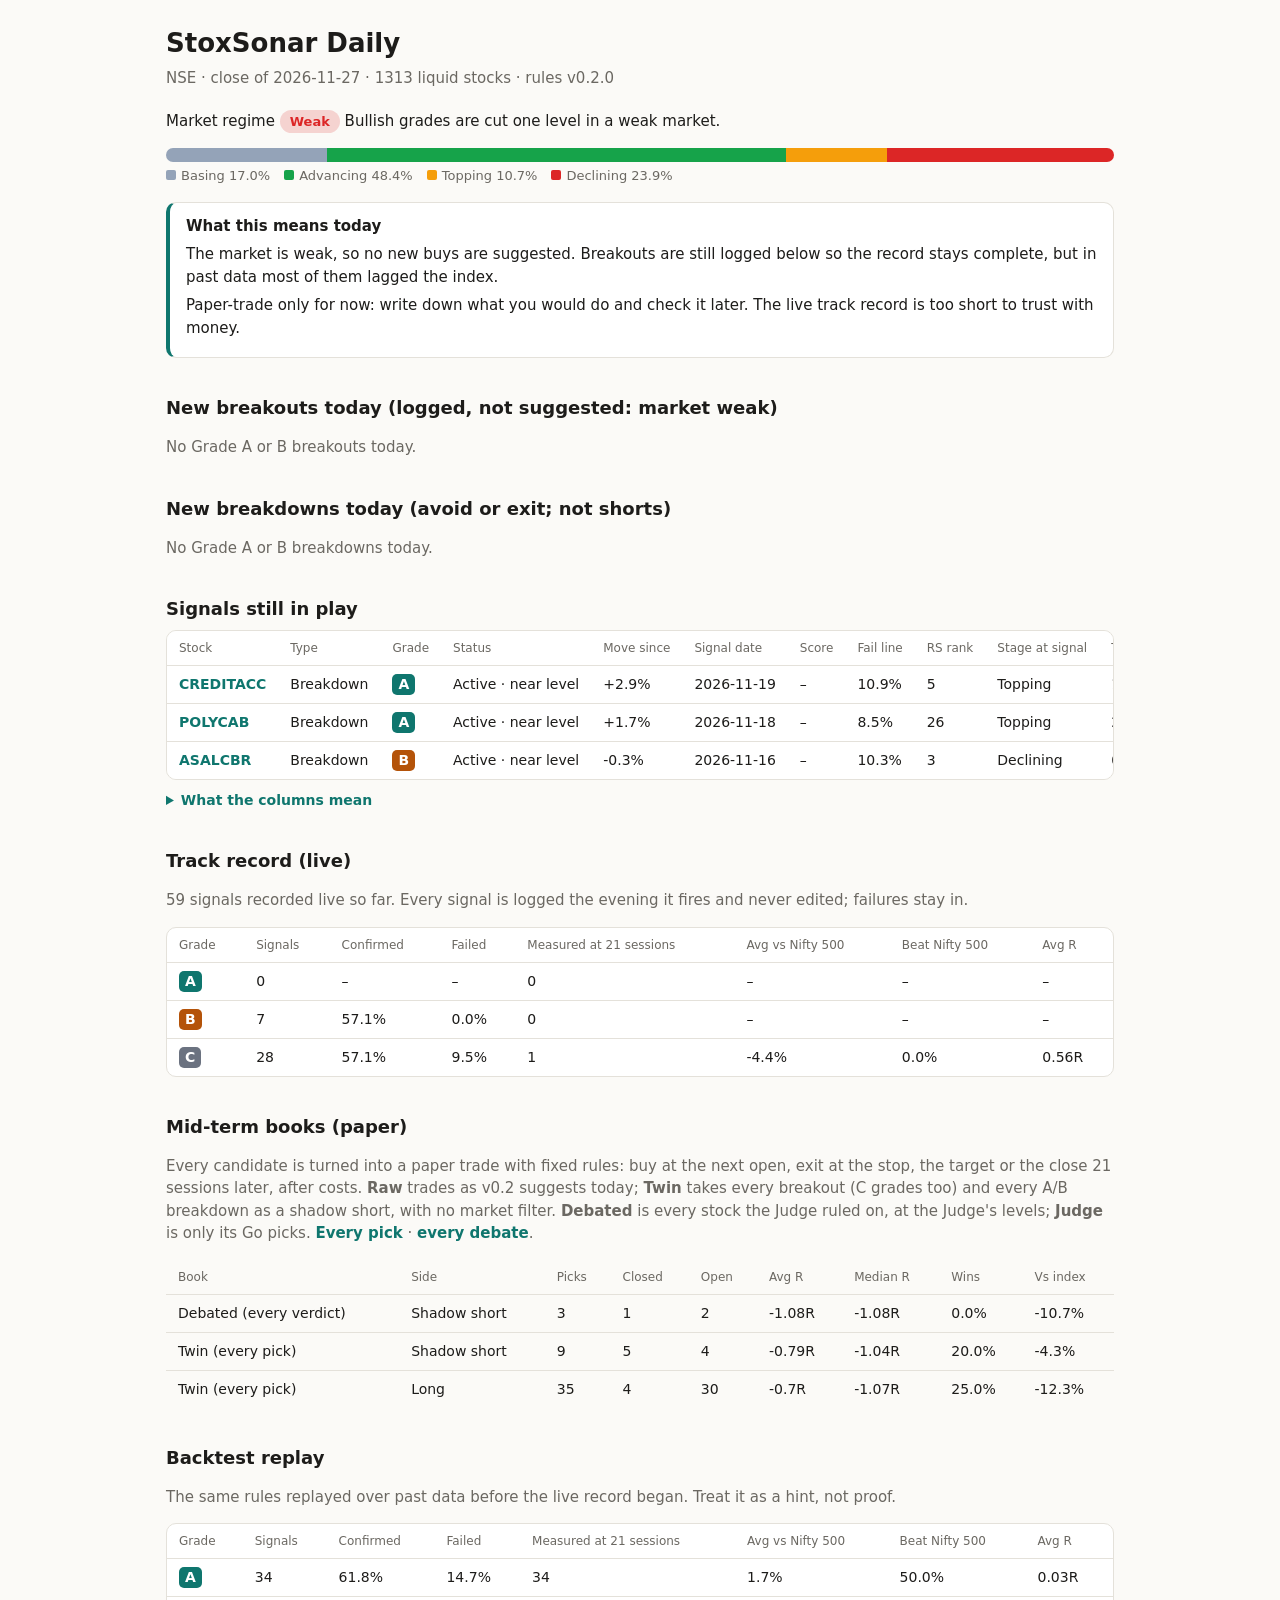
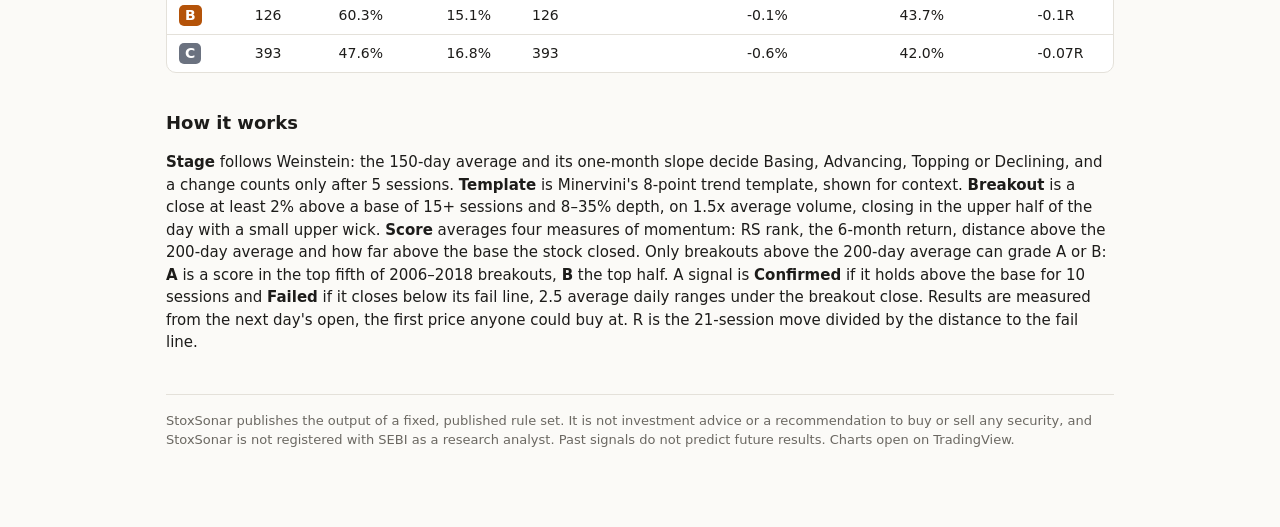
<file: site/index.html>
<!doctype html><html lang="en"><head><meta charset="utf-8">
<meta name="viewport" content="width=device-width,initial-scale=1">
<title>StoxSonar Daily</title><meta name="description" content="Daily Weinstein stage and graded breakout screen for NSE stocks, with every past signal's outcome.">
<style>
:root{--bg:#fbfaf7;--fg:#1d1c1a;--mute:#6b6862;--line:#e4e1da;--card:#fff;--accent:#0f766e;
--a:#0f766e;--b:#b45309;--c:#6b7280;--w:#b91c1c;--s1:#94a3b8;--s2:#16a34a;--s3:#f59e0b;--s4:#dc2626}
@media (prefers-color-scheme:dark){:root:not([data-theme=light]){--bg:#141413;--fg:#ecebe7;--mute:#a19e97;
--line:#2c2b29;--card:#1c1c1a;--accent:#2dd4bf;--a:#2dd4bf;--b:#fbbf24;--c:#9ca3af;--w:#f87171}}
*{box-sizing:border-box}body{margin:0;background:var(--bg);color:var(--fg);
font:15px/1.5 system-ui,-apple-system,"Segoe UI",sans-serif}
main{max-width:980px;margin:0 auto;padding:24px 16px 64px}
h1{font-size:26px;margin:0}h2{font-size:18px;margin:36px 0 8px}
.sub{color:var(--mute);margin:4px 0 20px}
.pill{display:inline-block;padding:2px 10px;border-radius:99px;font-weight:600;font-size:13px}
.Healthy{background:color-mix(in srgb,var(--s2) 18%,transparent);color:var(--s2)}
.Weak{background:color-mix(in srgb,var(--s4) 18%,transparent);color:var(--s4)}
.bar{display:flex;height:14px;border-radius:7px;overflow:hidden;margin:10px 0 4px}
.bar span{display:block}.legend{display:flex;flex-wrap:wrap;gap:14px;color:var(--mute);font-size:13px}
.legend i{display:inline-block;width:10px;height:10px;border-radius:2px;margin-right:5px}
.scroll{overflow-x:auto;border:1px solid var(--line);border-radius:10px;background:var(--card)}
table{border-collapse:collapse;width:100%;font-size:14px;white-space:nowrap}
th,td{text-align:left;padding:8px 12px;border-bottom:1px solid var(--line)}
th{color:var(--mute);font-weight:500;font-size:12px}tr:last-child td{border-bottom:0}
a{color:var(--accent);text-decoration:none;font-weight:600}
.g{display:inline-block;min-width:22px;text-align:center;border-radius:5px;font-weight:700;color:#fff;padding:0 6px}
.gA{background:var(--a)}.gB{background:var(--b)}.gC{background:var(--c)}.gW{background:var(--w)}
.today{background:var(--card);border:1px solid var(--line);border-left:4px solid var(--accent);
border-radius:10px;padding:12px 16px;margin:16px 0}.today p{margin:6px 0}
.help{margin:10px 0;color:var(--mute);font-size:14px}.help summary{cursor:pointer;color:var(--accent);font-weight:600}
.help dt{font-weight:600;color:var(--fg);margin-top:8px}.help dd{margin:2px 0 0}
.empty,.note{color:var(--mute)}.foot{margin-top:40px;color:var(--mute);font-size:13px;border-top:1px solid var(--line);padding-top:16px}
</style></head><body><main>
<h1>StoxSonar Daily</h1>
<p class="sub">NSE · close of 2026-11-27 · 1313 liquid stocks · rules v0.2.0</p>
<p>Market regime <span class="pill Weak">Weak</span>
 Bullish grades are cut one level in a weak market.</p>
<div class="bar"><span style="width:17.0%;background:var(--s1)" title="Basing 17.0%"></span><span style="width:48.4%;background:var(--s2)" title="Advancing 48.4%"></span><span style="width:10.7%;background:var(--s3)" title="Topping 10.7%"></span><span style="width:23.9%;background:var(--s4)" title="Declining 23.9%"></span></div><div class="legend"><span><i style="background:var(--s1)"></i>Basing 17.0%</span><span><i style="background:var(--s2)"></i>Advancing 48.4%</span><span><i style="background:var(--s3)"></i>Topping 10.7%</span><span><i style="background:var(--s4)"></i>Declining 23.9%</span></div>
<div class="today"><b>What this means today</b><p>The market is weak, so no new buys are suggested. Breakouts are still logged below so the record stays complete, but in past data most of them lagged the index.</p><p>Paper-trade only for now: write down what you would do and check it later. The live track record is too short to trust with money.</p></div>

<h2>New breakouts today (logged, not suggested: market weak)</h2>
<p class="empty">No Grade A or B breakouts today.</p>

<h2>New breakdowns today (avoid or exit; not shorts)</h2>
<p class="empty">No Grade A or B breakdowns today.</p>

<h2>Signals still in play</h2>
<div class="scroll"><table><tr><th title="">Stock</th><th title="Breakout: the price just rose out of a sideways range. Breakdown: it just fell out of one. A breakdown is a warning to avoid or exit the stock, not a tip to short it.">Type</th><th title="How strong the stock&#x27;s momentum was at the breakout, by its score. A is the top fifth of past breakouts, B the top half. C and below are not shown. In a Weak market every buy grade is cut one level, and no buys are suggested at all.">Grade</th><th title="Active: still near the breakout level, where you risk the least if you are wrong. Extended: already more than 5% above it, so buying now means chasing. Confirmed: held above the level for 10 days. Failed: closed beyond its fail line. Faded: dipped below and never recovered or failed.">Status</th><th title="How much the stock has moved since the signal day&#x27;s close.">Move since</th><th title="The trading day the signal fired, after that day&#x27;s close.">Signal date</th><th title="Average of four momentum measures: RS rank, 6-month return, distance above the 200-day average and how far above the base it closed. 0 is a typical past breakout.">Score</th><th title="Same level as the stop: a close beyond it marks the signal Failed.">Fail line</th><th title="Relative strength: how this stock moved over the past year compared with all others, 1 to 99. 90 means it beat 90% of NSE stocks.">RS rank</th><th title="The stock&#x27;s trend when the signal fired. Advancing (Stage 2) is the uptrend breakouts should come from. Basing is flat after a fall, Topping is flat after a rise, Declining is a downtrend.">Stage at signal</th><th title="How many of 8 trend checks pass (averages in the right order, near the 52-week high, stronger than most stocks). 8/8 is a clean uptrend.">Template</th><th title="Shares traded on the signal day compared with a normal day. 2x or more shows real buying.">Volume</th><th title="The sideways range it broke out of: how many trading days it lasted and how deep it was from top to bottom.">Base</th></tr><tr><td><a href="https://www.tradingview.com/chart/?symbol=NSE:CREDITACC" rel="noopener">CREDITACC</a></td><td>Breakdown</td><td><span class="g gA">A</span></td><td>Active · near level</td><td>+2.9%</td><td>2026-11-19</td><td>–</td><td>10.9%</td><td>5</td><td>Topping</td><td>1/8</td><td>4.3x avg</td><td>17 sessions, 15.8% deep</td></tr><tr><td><a href="https://www.tradingview.com/chart/?symbol=NSE:POLYCAB" rel="noopener">POLYCAB</a></td><td>Breakdown</td><td><span class="g gA">A</span></td><td>Active · near level</td><td>+1.7%</td><td>2026-11-18</td><td>–</td><td>8.5%</td><td>26</td><td>Topping</td><td>2/8</td><td>2.0x avg</td><td>17 sessions, 12.3% deep</td></tr><tr><td><a href="https://www.tradingview.com/chart/?symbol=NSE:ASALCBR" rel="noopener">ASALCBR</a></td><td>Breakdown</td><td><span class="g gB">B</span></td><td>Active · near level</td><td>-0.3%</td><td>2026-11-16</td><td>–</td><td>10.3%</td><td>3</td><td>Declining</td><td>0/8</td><td>4.7x avg</td><td>15 sessions, 14.0% deep</td></tr></table></div>
<details class="help"><summary>What the columns mean</summary><dl><dt>Type</dt><dd>Breakout: the price just rose out of a sideways range. Breakdown: it just fell out of one. A breakdown is a warning to avoid or exit the stock, not a tip to short it.</dd><dt>Grade</dt><dd>How strong the stock&#x27;s momentum was at the breakout, by its score. A is the top fifth of past breakouts, B the top half. C and below are not shown. In a Weak market every buy grade is cut one level, and no buys are suggested at all.</dd><dt>Score</dt><dd>Average of four momentum measures: RS rank, 6-month return, distance above the 200-day average and how far above the base it closed. 0 is a typical past breakout.</dd><dt>Buy</dt><dd>How many shares risk 0.5% of Rs 100,000 if the stop is hit. Buy at the next open, and skip it if the open is above the limit shown (1 ATR above the close).</dd><dt>Stop</dt><dd>Sell if it closes below this, measured from the signal close: 2.5 average daily ranges.</dd><dt>Sell by</dt><dd>Time exit: sell at the close 21 trading days after the signal (approximate; exchange holidays move it later).</dd><dt>Fail line</dt><dd>Same level as the stop: a close beyond it marks the signal Failed.</dd><dt>Stage at signal</dt><dd>The stock&#x27;s trend when the signal fired. Advancing (Stage 2) is the uptrend breakouts should come from. Basing is flat after a fall, Topping is flat after a rise, Declining is a downtrend.</dd><dt>Template</dt><dd>How many of 8 trend checks pass (averages in the right order, near the 52-week high, stronger than most stocks). 8/8 is a clean uptrend.</dd><dt>RS rank</dt><dd>Relative strength: how this stock moved over the past year compared with all others, 1 to 99. 90 means it beat 90% of NSE stocks.</dd><dt>Base</dt><dd>The sideways range it broke out of: how many trading days it lasted and how deep it was from top to bottom.</dd><dt>Volume</dt><dd>Shares traded on the signal day compared with a normal day. 2x or more shows real buying.</dd><dt>Signal date</dt><dd>The trading day the signal fired, after that day&#x27;s close.</dd><dt>Status</dt><dd>Active: still near the breakout level, where you risk the least if you are wrong. Extended: already more than 5% above it, so buying now means chasing. Confirmed: held above the level for 10 days. Failed: closed beyond its fail line. Faded: dipped below and never recovered or failed.</dd><dt>Move since</dt><dd>How much the stock has moved since the signal day&#x27;s close.</dd></dl></details>

<h2>Track record (live)</h2>
<p class="note">59 signals recorded live so far. Every signal is logged the evening it fires and never edited; failures stay in.</p><div class="scroll"><table><tr><th>Grade</th><th>Signals</th><th>Confirmed</th><th>Failed</th><th>Measured at 21 sessions</th><th>Avg vs Nifty 500</th><th>Beat Nifty 500</th><th>Avg R</th></tr><tr><td><span class="g gA">A</span></td><td>0</td><td>–</td><td>–</td><td>0</td><td>–</td><td>–</td><td>–</td></tr><tr><td><span class="g gB">B</span></td><td>7</td><td>57.1%</td><td>0.0%</td><td>0</td><td>–</td><td>–</td><td>–</td></tr><tr><td><span class="g gC">C</span></td><td>28</td><td>57.1%</td><td>9.5%</td><td>1</td><td>-4.4%</td><td>0.0%</td><td>0.56R</td></tr></table></div>

<h2>Mid-term books (paper)</h2><p class="note">Every candidate is turned into a paper trade with fixed rules: buy at the next open, exit at the stop, the target or the close 21 sessions later, after costs. <b>Raw</b> trades as v0.2 suggests today; <b>Twin</b> takes every breakout (C grades too) and every A/B breakdown as a shadow short, with no market filter. <b>Debated</b> is every stock the Judge ruled on, at the Judge's levels; <b>Judge</b> is only its Go picks. <a href="books.csv">Every pick</a> · <a href="debates.html">every debate</a>.</p><table><thead><tr><th>Book</th><th>Side</th><th>Picks</th><th>Closed</th><th>Open</th><th>Avg R</th><th>Median R</th><th>Wins</th><th>Vs index</th></tr></thead><tbody><tr><td>Debated (every verdict)</td><td>Shadow short</td><td>3</td><td>1</td><td>2</td><td>-1.08R</td><td>-1.08R</td><td>0.0%</td><td>-10.7%</td></tr><tr><td>Twin (every pick)</td><td>Shadow short</td><td>9</td><td>5</td><td>4</td><td>-0.79R</td><td>-1.04R</td><td>20.0%</td><td>-4.3%</td></tr><tr><td>Twin (every pick)</td><td>Long</td><td>35</td><td>4</td><td>30</td><td>-0.7R</td><td>-1.07R</td><td>25.0%</td><td>-12.3%</td></tr></tbody></table>

<h2>Backtest replay</h2>
<p class="note">The same rules replayed over past data before the live record began. Treat it as a hint, not proof.</p><div class="scroll"><table><tr><th>Grade</th><th>Signals</th><th>Confirmed</th><th>Failed</th><th>Measured at 21 sessions</th><th>Avg vs Nifty 500</th><th>Beat Nifty 500</th><th>Avg R</th></tr><tr><td><span class="g gA">A</span></td><td>34</td><td>61.8%</td><td>14.7%</td><td>34</td><td>1.7%</td><td>50.0%</td><td>0.03R</td></tr><tr><td><span class="g gB">B</span></td><td>126</td><td>60.3%</td><td>15.1%</td><td>126</td><td>-0.1%</td><td>43.7%</td><td>-0.1R</td></tr><tr><td><span class="g gC">C</span></td><td>393</td><td>47.6%</td><td>16.8%</td><td>393</td><td>-0.6%</td><td>42.0%</td><td>-0.07R</td></tr></table></div>

<h2>How it works</h2>
<p><b>Stage</b> follows Weinstein: the 150-day average and its one-month slope decide Basing, Advancing,
Topping or Declining, and a change counts only after 5 sessions. <b>Template</b> is Minervini's 8-point
trend template, shown for context. <b>Breakout</b> is a close at least 2% above a base of 15+ sessions
and 8–35% depth, on 1.5x average volume, closing in the upper half of the day with a small upper wick.
<b>Score</b> averages four measures of momentum: RS rank, the 6-month return, distance above the
200-day average and how far above the base the stock closed. Only breakouts above the 200-day average
can grade A or B: <b>A</b> is a score in the top fifth of 2006–2018 breakouts, <b>B</b> the top half.
A signal is <b>Confirmed</b> if it holds above the base for 10 sessions and <b>Failed</b> if it closes
below its fail line, 2.5 average daily ranges under the breakout close. Results are measured from the
next day's open, the first price anyone could buy at. R is the 21-session move divided by the distance
to the fail line.</p>
<p class="foot">StoxSonar publishes the output of a fixed, published rule set. It is not investment advice or a recommendation to buy or sell any security, and StoxSonar is not registered with SEBI as a research analyst. Past signals do not predict future results. Charts open on TradingView.</p>
</main></body></html>
</file>
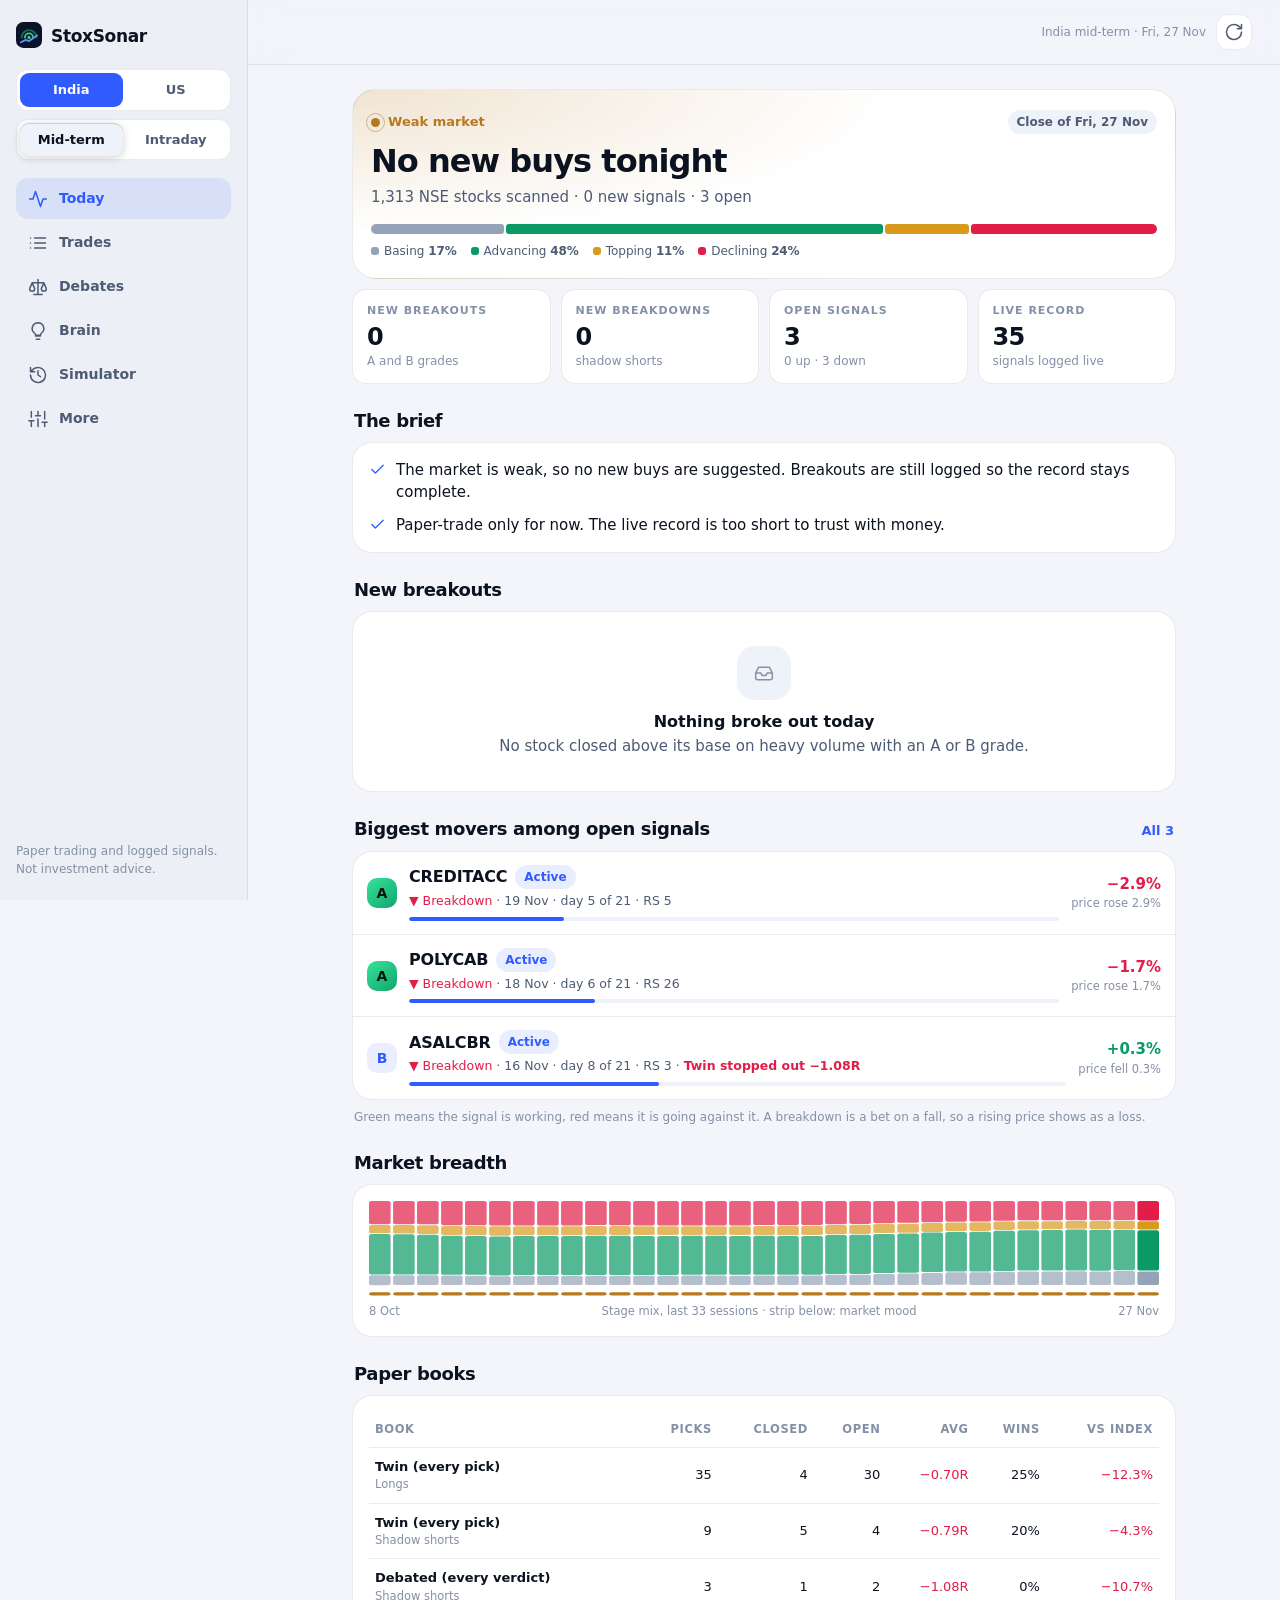
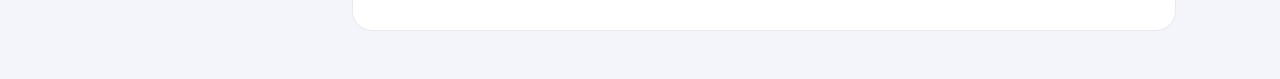
<file: site/app/index.html>
<!doctype html>
<html lang="en">
<head>
<meta charset="utf-8">
<meta name="viewport" content="width=device-width, initial-scale=1, viewport-fit=cover">
<title>StoxSonar</title>
<meta name="theme-color" content="#05080f">
<meta name="apple-mobile-web-app-capable" content="yes">
<meta name="mobile-web-app-capable" content="yes">
<meta name="apple-mobile-web-app-status-bar-style" content="black-translucent">
<meta name="apple-mobile-web-app-title" content="StoxSonar">
<link rel="manifest" href="manifest.webmanifest">
<link rel="apple-touch-icon" href="apple-touch-icon.png">
<link rel="icon" href="icon-192.png">
<link rel="stylesheet" href="app.css">
</head>
<body>
<div class="app" id="app">
  <aside class="side" aria-label="Navigation">
    <div class="brand"><span class="brand-mark"></span>StoxSonar</div>
    <div class="segs" id="segs-side"></div>
    <nav id="sidenav"></nav>
    <div class="bottom">Paper trading and logged signals. Not investment advice.</div>
  </aside>
  <div class="main">
    <header class="topbar">
      <div class="r1"><div class="brand"><span class="brand-mark"></span>StoxSonar</div>
        <div class="asof" id="asof"></div>
        <button class="icon-btn" id="refresh" data-act="refresh" aria-label="Refresh"><svg class="ico" viewBox="0 0 24 24"><path d="M21 12a9 9 0 1 1-3-6.7L21 8M21 3v5h-5"/></svg></button></div>
      <div class="r2" id="segs-top"></div>
    </header>
    <main class="content" id="view" aria-live="polite"><div class="card muted">Loading…</div></main>
  </div>
  <aside class="sheet" id="sheet" aria-hidden="true" aria-label="Details">
    <div class="grab"></div><div class="head" id="sheet-head"></div><div class="body" id="sheet-body"></div>
  </aside>
</div>
<div class="scrim" id="scrim"></div>
<nav class="tabbar" id="tabbar" aria-label="Sections"></nav>
<script type="module" src="js/main.js"></script>
</body>
</html>
</file>
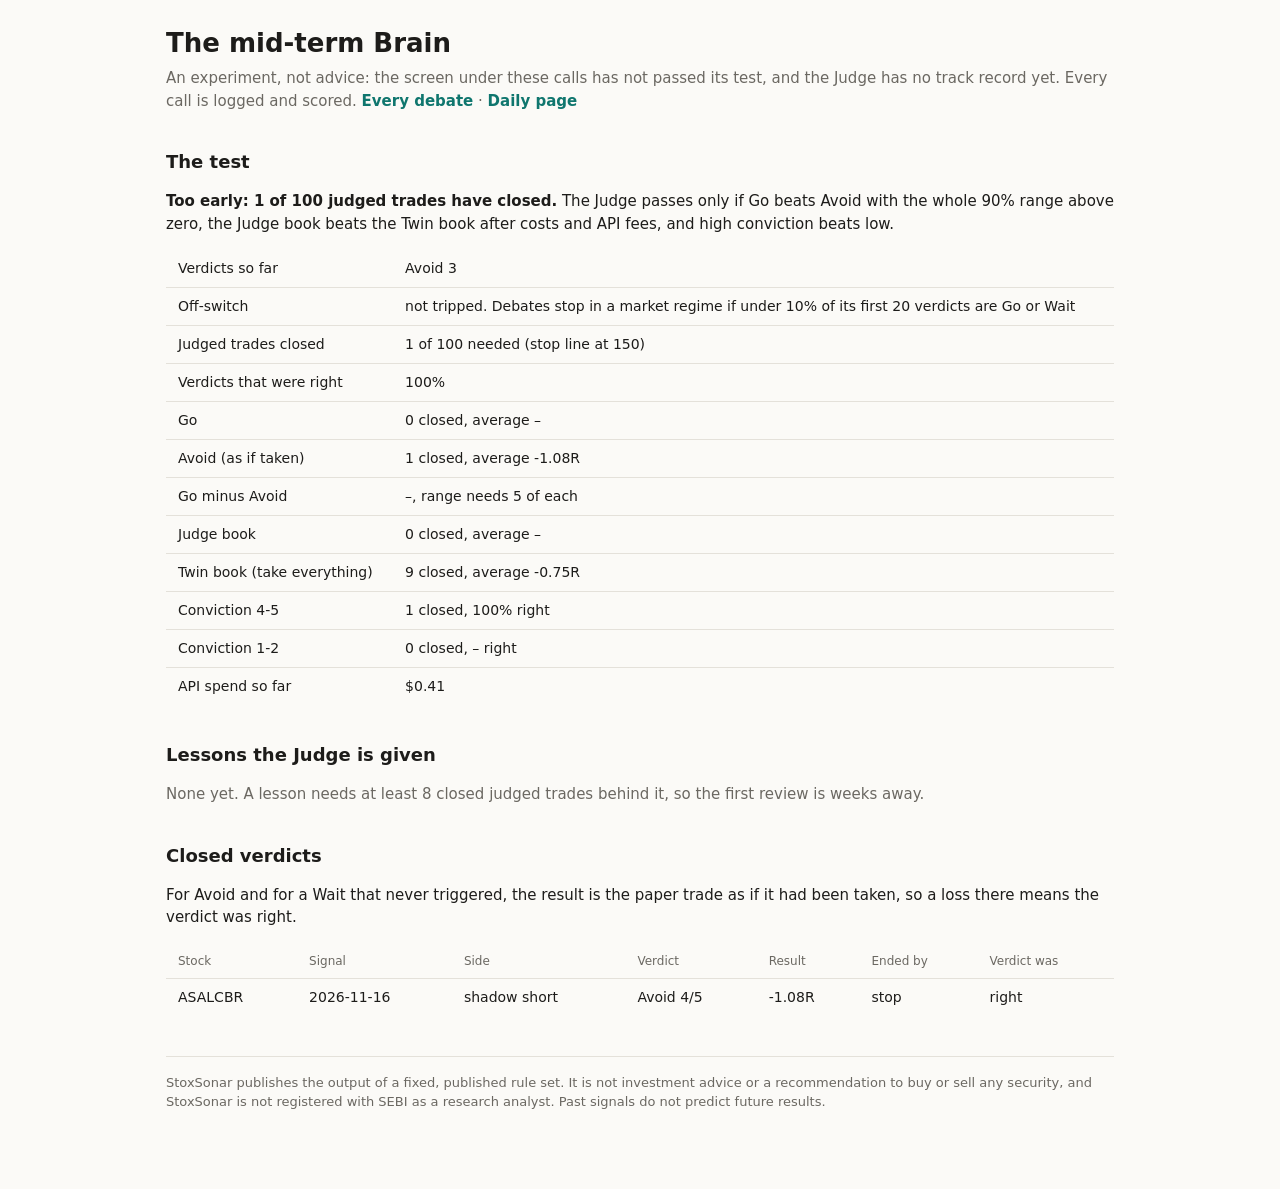
<file: site/brain.html>
<!doctype html><html lang="en"><head><meta charset="utf-8"><meta name="viewport" content="width=device-width,initial-scale=1"><title>StoxSonar Brain</title><style>
:root{--bg:#fbfaf7;--fg:#1d1c1a;--mute:#6b6862;--line:#e4e1da;--card:#fff;--accent:#0f766e;
--a:#0f766e;--b:#b45309;--c:#6b7280;--w:#b91c1c;--s1:#94a3b8;--s2:#16a34a;--s3:#f59e0b;--s4:#dc2626}
@media (prefers-color-scheme:dark){:root:not([data-theme=light]){--bg:#141413;--fg:#ecebe7;--mute:#a19e97;
--line:#2c2b29;--card:#1c1c1a;--accent:#2dd4bf;--a:#2dd4bf;--b:#fbbf24;--c:#9ca3af;--w:#f87171}}
*{box-sizing:border-box}body{margin:0;background:var(--bg);color:var(--fg);
font:15px/1.5 system-ui,-apple-system,"Segoe UI",sans-serif}
main{max-width:980px;margin:0 auto;padding:24px 16px 64px}
h1{font-size:26px;margin:0}h2{font-size:18px;margin:36px 0 8px}
.sub{color:var(--mute);margin:4px 0 20px}
.pill{display:inline-block;padding:2px 10px;border-radius:99px;font-weight:600;font-size:13px}
.Healthy{background:color-mix(in srgb,var(--s2) 18%,transparent);color:var(--s2)}
.Weak{background:color-mix(in srgb,var(--s4) 18%,transparent);color:var(--s4)}
.bar{display:flex;height:14px;border-radius:7px;overflow:hidden;margin:10px 0 4px}
.bar span{display:block}.legend{display:flex;flex-wrap:wrap;gap:14px;color:var(--mute);font-size:13px}
.legend i{display:inline-block;width:10px;height:10px;border-radius:2px;margin-right:5px}
.scroll{overflow-x:auto;border:1px solid var(--line);border-radius:10px;background:var(--card)}
table{border-collapse:collapse;width:100%;font-size:14px;white-space:nowrap}
th,td{text-align:left;padding:8px 12px;border-bottom:1px solid var(--line)}
th{color:var(--mute);font-weight:500;font-size:12px}tr:last-child td{border-bottom:0}
a{color:var(--accent);text-decoration:none;font-weight:600}
.g{display:inline-block;min-width:22px;text-align:center;border-radius:5px;font-weight:700;color:#fff;padding:0 6px}
.gA{background:var(--a)}.gB{background:var(--b)}.gC{background:var(--c)}.gW{background:var(--w)}
.today{background:var(--card);border:1px solid var(--line);border-left:4px solid var(--accent);
border-radius:10px;padding:12px 16px;margin:16px 0}.today p{margin:6px 0}
.help{margin:10px 0;color:var(--mute);font-size:14px}.help summary{cursor:pointer;color:var(--accent);font-weight:600}
.help dt{font-weight:600;color:var(--fg);margin-top:8px}.help dd{margin:2px 0 0}
.empty,.note{color:var(--mute)}.foot{margin-top:40px;color:var(--mute);font-size:13px;border-top:1px solid var(--line);padding-top:16px}
</style></head><body><main><h1>The mid-term Brain</h1><p class="sub">An experiment, not advice: the screen under these calls has not passed its test, and the Judge has no track record yet. Every call is logged and scored. <a href="debates.html">Every debate</a> · <a href="index.html">Daily page</a></p><h2>The test</h2><p><b>Too early: 1 of 100 judged trades have closed.</b> The Judge passes only if Go beats Avoid with the whole 90% range above zero, the Judge book beats the Twin book after costs and API fees, and high conviction beats low.</p><table><tr><td>Verdicts so far</td><td>Avoid 3</td></tr><tr><td>Off-switch</td><td>not tripped. Debates stop in a market regime if under 10% of its first 20 verdicts are Go or Wait</td></tr><tr><td>Judged trades closed</td><td>1 of 100 needed (stop line at 150)</td></tr><tr><td>Verdicts that were right</td><td>100%</td></tr><tr><td>Go</td><td>0 closed, average –</td></tr><tr><td>Avoid (as if taken)</td><td>1 closed, average -1.08R</td></tr><tr><td>Go minus Avoid</td><td>–, range needs 5 of each</td></tr><tr><td>Judge book</td><td>0 closed, average –</td></tr><tr><td>Twin book (take everything)</td><td>9 closed, average -0.75R</td></tr><tr><td>Conviction 4-5</td><td>1 closed, 100% right</td></tr><tr><td>Conviction 1-2</td><td>0 closed, – right</td></tr><tr><td>API spend so far</td><td>$0.41</td></tr></table><h2>Lessons the Judge is given</h2><p class="empty">None yet. A lesson needs at least 8 closed judged trades behind it, so the first review is weeks away.</p><h2>Closed verdicts</h2><p>For Avoid and for a Wait that never triggered, the result is the paper trade as if it had been taken, so a loss there means the verdict was right.</p><table><tr><th>Stock</th><th>Signal</th><th>Side</th><th>Verdict</th><th>Result</th><th>Ended by</th><th>Verdict was</th></tr><tr><td>ASALCBR</td><td>2026-11-16</td><td>shadow short</td><td>Avoid 4/5</td><td>-1.08R</td><td>stop</td><td>right</td></tr></table><p class="foot">StoxSonar publishes the output of a fixed, published rule set. It is not investment advice or a recommendation to buy or sell any security, and StoxSonar is not registered with SEBI as a research analyst. Past signals do not predict future results.</p></main></body></html>
</file>
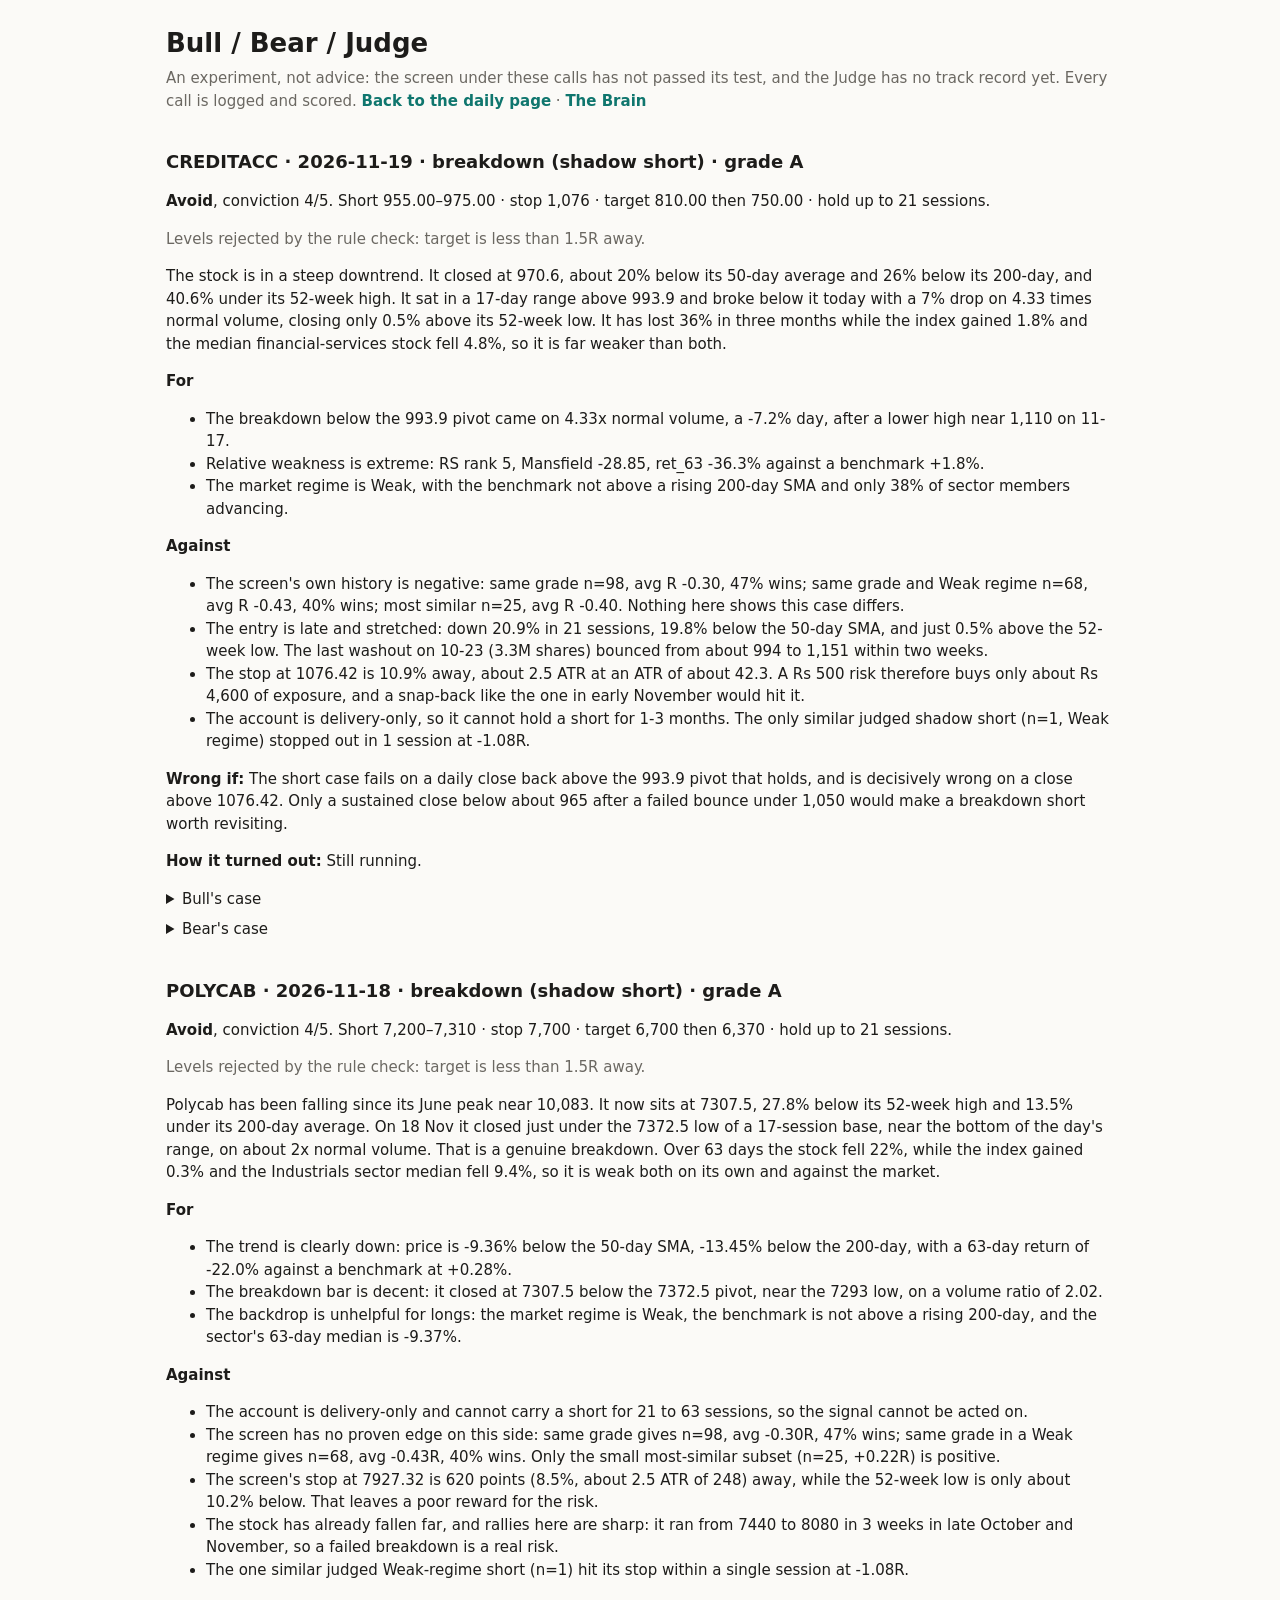
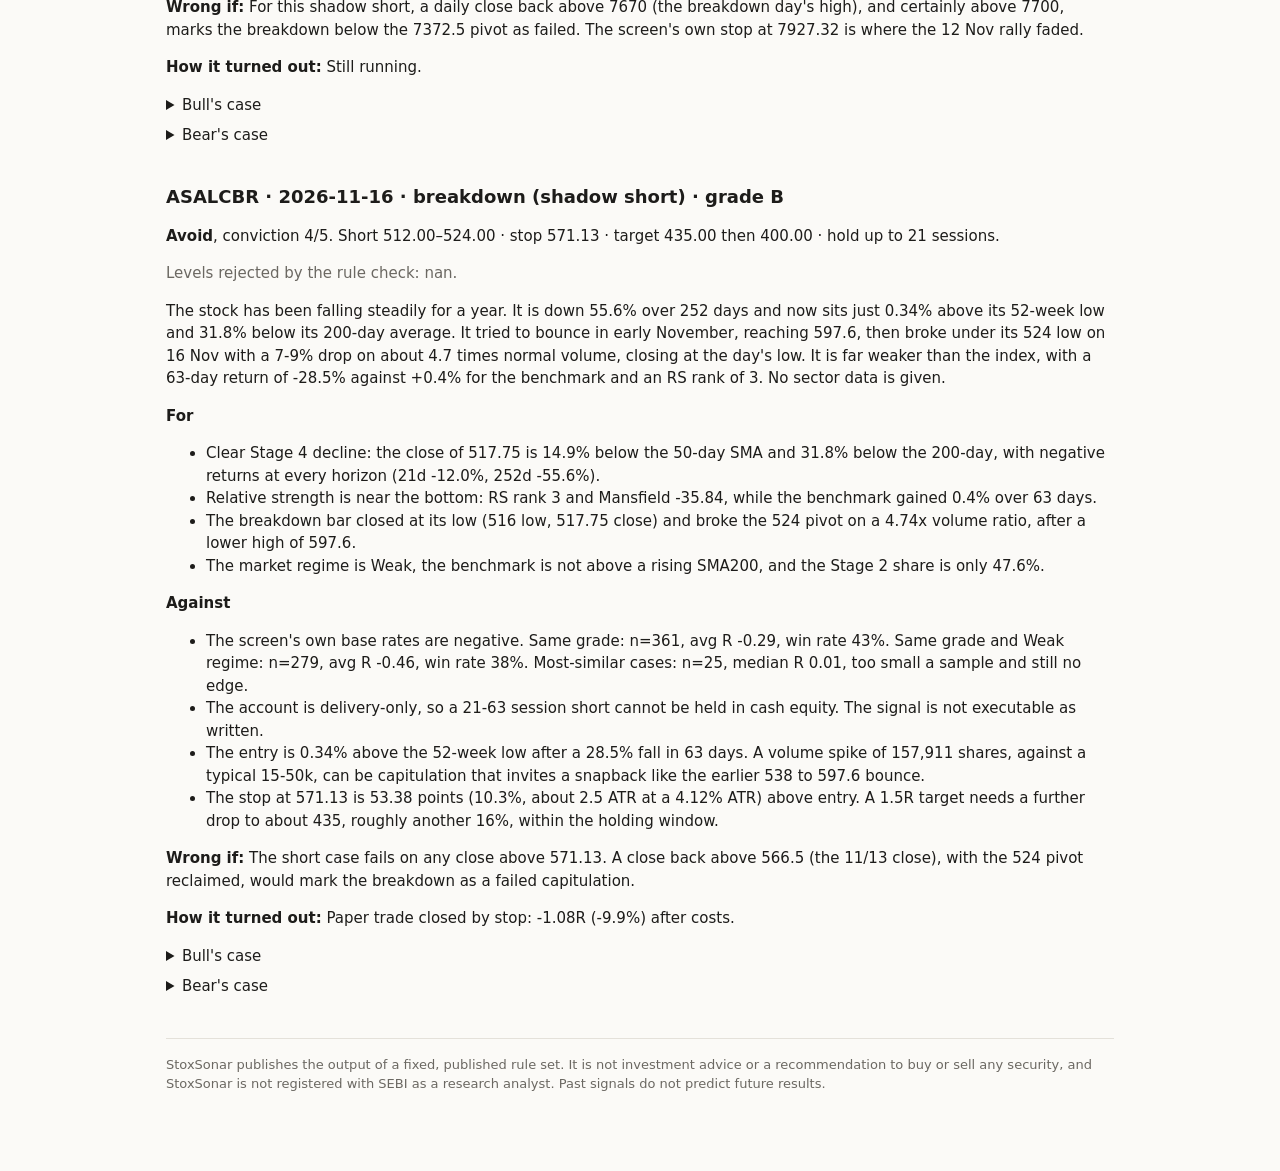
<file: site/debates.html>
<!doctype html><html lang="en"><head><meta charset="utf-8"><meta name="viewport" content="width=device-width,initial-scale=1"><title>StoxSonar debates</title><style>
:root{--bg:#fbfaf7;--fg:#1d1c1a;--mute:#6b6862;--line:#e4e1da;--card:#fff;--accent:#0f766e;
--a:#0f766e;--b:#b45309;--c:#6b7280;--w:#b91c1c;--s1:#94a3b8;--s2:#16a34a;--s3:#f59e0b;--s4:#dc2626}
@media (prefers-color-scheme:dark){:root:not([data-theme=light]){--bg:#141413;--fg:#ecebe7;--mute:#a19e97;
--line:#2c2b29;--card:#1c1c1a;--accent:#2dd4bf;--a:#2dd4bf;--b:#fbbf24;--c:#9ca3af;--w:#f87171}}
*{box-sizing:border-box}body{margin:0;background:var(--bg);color:var(--fg);
font:15px/1.5 system-ui,-apple-system,"Segoe UI",sans-serif}
main{max-width:980px;margin:0 auto;padding:24px 16px 64px}
h1{font-size:26px;margin:0}h2{font-size:18px;margin:36px 0 8px}
.sub{color:var(--mute);margin:4px 0 20px}
.pill{display:inline-block;padding:2px 10px;border-radius:99px;font-weight:600;font-size:13px}
.Healthy{background:color-mix(in srgb,var(--s2) 18%,transparent);color:var(--s2)}
.Weak{background:color-mix(in srgb,var(--s4) 18%,transparent);color:var(--s4)}
.bar{display:flex;height:14px;border-radius:7px;overflow:hidden;margin:10px 0 4px}
.bar span{display:block}.legend{display:flex;flex-wrap:wrap;gap:14px;color:var(--mute);font-size:13px}
.legend i{display:inline-block;width:10px;height:10px;border-radius:2px;margin-right:5px}
.scroll{overflow-x:auto;border:1px solid var(--line);border-radius:10px;background:var(--card)}
table{border-collapse:collapse;width:100%;font-size:14px;white-space:nowrap}
th,td{text-align:left;padding:8px 12px;border-bottom:1px solid var(--line)}
th{color:var(--mute);font-weight:500;font-size:12px}tr:last-child td{border-bottom:0}
a{color:var(--accent);text-decoration:none;font-weight:600}
.g{display:inline-block;min-width:22px;text-align:center;border-radius:5px;font-weight:700;color:#fff;padding:0 6px}
.gA{background:var(--a)}.gB{background:var(--b)}.gC{background:var(--c)}.gW{background:var(--w)}
.today{background:var(--card);border:1px solid var(--line);border-left:4px solid var(--accent);
border-radius:10px;padding:12px 16px;margin:16px 0}.today p{margin:6px 0}
.help{margin:10px 0;color:var(--mute);font-size:14px}.help summary{cursor:pointer;color:var(--accent);font-weight:600}
.help dt{font-weight:600;color:var(--fg);margin-top:8px}.help dd{margin:2px 0 0}
.empty,.note{color:var(--mute)}.foot{margin-top:40px;color:var(--mute);font-size:13px;border-top:1px solid var(--line);padding-top:16px}
details{margin:8px 0}summary{cursor:pointer}</style></head><body><main><h1>Bull / Bear / Judge</h1><p class="sub">An experiment, not advice: the screen under these calls has not passed its test, and the Judge has no track record yet. Every call is logged and scored. <a href="index.html">Back to the daily page</a> · <a href="brain.html">The Brain</a></p><h2>CREDITACC · 2026-11-19 · breakdown (shadow short) · grade A</h2><p><b>Avoid</b>, conviction 4/5. Short 955.00–975.00 · stop 1,076 · target 810.00 then 750.00 · hold up to 21 sessions.</p><p class="note">Levels rejected by the rule check: target is less than 1.5R away.</p><p>The stock is in a steep downtrend. It closed at 970.6, about 20% below its 50-day average and 26% below its 200-day, and 40.6% under its 52-week high. It sat in a 17-day range above 993.9 and broke below it today with a 7% drop on 4.33 times normal volume, closing only 0.5% above its 52-week low. It has lost 36% in three months while the index gained 1.8% and the median financial-services stock fell 4.8%, so it is far weaker than both.</p><p><b>For</b></p><ul><li>The breakdown below the 993.9 pivot came on 4.33x normal volume, a -7.2% day, after a lower high near 1,110 on 11-17.</li><li>Relative weakness is extreme: RS rank 5, Mansfield -28.85, ret_63 -36.3% against a benchmark +1.8%.</li><li>The market regime is Weak, with the benchmark not above a rising 200-day SMA and only 38% of sector members advancing.</li></ul><p><b>Against</b></p><ul><li>The screen&#x27;s own history is negative: same grade n=98, avg R -0.30, 47% wins; same grade and Weak regime n=68, avg R -0.43, 40% wins; most similar n=25, avg R -0.40. Nothing here shows this case differs.</li><li>The entry is late and stretched: down 20.9% in 21 sessions, 19.8% below the 50-day SMA, and just 0.5% above the 52-week low. The last washout on 10-23 (3.3M shares) bounced from about 994 to 1,151 within two weeks.</li><li>The stop at 1076.42 is 10.9% away, about 2.5 ATR at an ATR of about 42.3. A Rs 500 risk therefore buys only about Rs 4,600 of exposure, and a snap-back like the one in early November would hit it.</li><li>The account is delivery-only, so it cannot hold a short for 1-3 months. The only similar judged shadow short (n=1, Weak regime) stopped out in 1 session at -1.08R.</li></ul><p><b>Wrong if:</b> The short case fails on a daily close back above the 993.9 pivot that holds, and is decisively wrong on a close above 1076.42. Only a sustained close below about 965 after a failed bounce under 1,050 would make a breakdown short worth revisiting.</p><p><b>How it turned out:</b> Still running.</p><details><summary>Bull's case</summary><p>**Bull case (for the short), stated honestly: it is real but weaker than the grade suggests.**

**Trend and stage.** This is a clean downtrend. Close 970.6 is 19.8% below the 50-day SMA and 26.5% below the 200-day. The stock is 40.6% off its 52-week high, with ret_63 of -36.3% against a benchmark +1.8%. Mansfield is -28.85, RS rank is 5, and the market regime is Weak (benchmark below a falling 200-day, stage-2 share 48.5%). The sector is soft too: only 38% of Financial Services names are advancing, and the 63-day sector median is -4.8%. The stock is falling much faster than its sector.

**Base and break.** The 17-day base had a pivot at 993.9, which was the 10-26 low. Today&#x27;s low of 965.7 and close of 970.6 break it decisively. The rally to 1,110 on 11-17 failed, and 11-18 fell to 1,046, so the stock rolled over from a lower high.

**Volume.** Volume was 1.35M, 4.33x the norm, on a -7.2% day. That is real distribution, not a drift through support. The weekly bar is also a wide-range bearish close at its low.

**Stop and target.** The stop at 1,076.42 is 10.9% above entry, which is about 2.5 ATR. It sits above the 11-18 breakdown area and the 11-17 high of 1,115, so a close back above it would invalidate the break. At 0.5% risk, that means roughly Rs 4,600 of position on a Rs 1 lakh account. A target near 800-850 (a measured move of roughly the 16% base depth) gives about 1.5R or better.

**Honest weakness.** The screen&#x27;s own record does not support the signal: same-grade n=98 shows avg R -0.30 and 47% wins; same grade and regime n=68 shows -0.43 and 40%; the most similar n=25 shows -0.40. The stock is already 20.9% down in 21 days and sits only 0.5% above its 52-week low, so this is a stretched, late entry prone to snap-back bounces, as seen after 10-23. The one similar prior case (n=1) stopped out in a session.

**What proves me wrong:** a close above 1,076, or a quick recovery above the 993.9 pivot on falling volume.</p></details><details><summary>Bear's case</summary><p>As the Bear, my case is that the breakdown short is a poor trade for this account, mainly because it is late and the stop is wide.

**Extended and late.** The stock is already 40.6% below its 52-week high and 19.8% below its 50-day average. It is down 36.3% over 63 days and 20.9% over 21 days, against a benchmark that gained 1.8% over 63 days. Mansfield is -28.85 and RS rank is 5. The weakness is real, but the easy part of the move is behind us. Today&#x27;s close of 970.6 sits just 0.5% above the 52-week low, so the entry is at the bottom of a capitulation-style leg. Volume of 1.35M was 4.33x normal, and the 3.3M volume on 10-23 looked like a washout. Climactic volume near lows often marks exhaustion, not the start of a new leg. The prior bounce from 993.9 to 1151 on 11-05 shows buyers appear at this level.

**Stop too wide.** The stop is 1076.42, 10.9% above entry. With ATR at 4.36%, that is about 2.5 ATR. A 21-session hold needs a further sharp fall to pay for that risk. At 0.5% risk on Rs 1 lakh (Rs 500), the position is only about Rs 4,600 notional, which is tiny. It is also a delivery-only account, so a short is not even directly executable, which makes this a shadow trade.

**Track record is negative.** The screen&#x27;s history on this grade has n=98, average R -0.3, and 47% wins. In the same regime the figures are n=68, average R -0.43, and 40% wins. The most similar cases (n=25) show average R -0.4 and median return -1.1%. The screen has not shown an edge. One similar judged case, a shadow short in a Weak regime, hit its stop in 1 session (R -1.08). That is n=1, so it is weak evidence, but it points the same way.

**Context.** The sector is mixed, with 38% advancing but a median 21-day return of +1.7%. VIX is 16.1, which is calm, so there is no panic tailwind. The next results date is unknown, which is itself a gap-risk unknown.

**What would change my mind:** a failed bounce that stays under about 1,050 on falling volume, or a close below 965 that holds, would show real continuation. A smaller position with a tighter stop would also help.</p></details><h2>POLYCAB · 2026-11-18 · breakdown (shadow short) · grade A</h2><p><b>Avoid</b>, conviction 4/5. Short 7,200–7,310 · stop 7,700 · target 6,700 then 6,370 · hold up to 21 sessions.</p><p class="note">Levels rejected by the rule check: target is less than 1.5R away.</p><p>Polycab has been falling since its June peak near 10,083. It now sits at 7307.5, 27.8% below its 52-week high and 13.5% under its 200-day average. On 18 Nov it closed just under the 7372.5 low of a 17-session base, near the bottom of the day&#x27;s range, on about 2x normal volume. That is a genuine breakdown. Over 63 days the stock fell 22%, while the index gained 0.3% and the Industrials sector median fell 9.4%, so it is weak both on its own and against the market.</p><p><b>For</b></p><ul><li>The trend is clearly down: price is -9.36% below the 50-day SMA, -13.45% below the 200-day, with a 63-day return of -22.0% against a benchmark at +0.28%.</li><li>The breakdown bar is decent: it closed at 7307.5 below the 7372.5 pivot, near the 7293 low, on a volume ratio of 2.02.</li><li>The backdrop is unhelpful for longs: the market regime is Weak, the benchmark is not above a rising 200-day, and the sector&#x27;s 63-day median is -9.37%.</li></ul><p><b>Against</b></p><ul><li>The account is delivery-only and cannot carry a short for 21 to 63 sessions, so the signal cannot be acted on.</li><li>The screen has no proven edge on this side: same grade gives n=98, avg -0.30R, 47% wins; same grade in a Weak regime gives n=68, avg -0.43R, 40% wins. Only the small most-similar subset (n=25, +0.22R) is positive.</li><li>The screen&#x27;s stop at 7927.32 is 620 points (8.5%, about 2.5 ATR of 248) away, while the 52-week low is only about 10.2% below. That leaves a poor reward for the risk.</li><li>The stock has already fallen far, and rallies here are sharp: it ran from 7440 to 8080 in 3 weeks in late October and November, so a failed breakdown is a real risk.</li><li>The one similar judged Weak-regime short (n=1) hit its stop within a single session at -1.08R.</li></ul><p><b>Wrong if:</b> For this shadow short, a daily close back above 7670 (the breakdown day&#x27;s high), and certainly above 7700, marks the breakdown below the 7372.5 pivot as failed. The screen&#x27;s own stop at 7927.32 is where the 12 Nov rally faded.</p><p><b>How it turned out:</b> Still running.</p><details><summary>Bull's case</summary><p>**Bull case for the short (breakdown) in POLYCAB.NS, honestly stated**

**Important constraint:** the account is delivery-only, so an actual short isn&#x27;t executable. This is a shadow signal. The case below is for the signal&#x27;s merit, and the practical outcome is probably &quot;avoid or stay out of the long side.&quot;

**Trend and stage:** The stock is clearly in decline. It closed at 7307.5, which is 9.4% below the 50-day SMA, 13.5% below the 200-day SMA, and 27.8% off the 52-week high. It fell from about 10,083 on 19 June. Returns are -11.1% over 21 days and -22.0% over 63 days, against a benchmark 63-day return of +0.3%. Mansfield is -13.74 and RS rank is 26. The screen labels it Stage 3 Topping.

**Breakdown quality:** The close sits below the 7372.5 pivot, which was the 23 October low. The day&#x27;s range was 7293 to 7670, and it closed near the low. Volume was 864k, about 2.0x average. The base is 17 sessions long and 12% deep, a reasonable consolidation to break.

**Context:** The market regime is Weak, and the benchmark is below a falling 200-day SMA. Sector median returns are negative (-4.3% over 21 days, -9.4% over 63 days), so the stock isn&#x27;t fighting its group.

**Base rates:** The most-similar subset (n=25) shows average R of +0.22, a 56% win rate and +1.7% average excess return. That is a small n, so it is weak evidence. The broader same-grade (n=98, -0.3R) and same-grade-and-regime (n=68, -0.43R) results are negative, and they are the larger samples. I can&#x27;t lean on the favourable one.

**Levels:** Entry is 7307.5 and the stop is 7927.32, a risk of 619.8, or 8.5%. A target of about 6700 to 6850, near the April and March lows, gives roughly 1:1. That is not attractive.

**What proves me wrong:** A close back above 7670 (the breakdown day&#x27;s high), and especially above the 7927 stop, which is roughly where the 12 November rally failed. A sharp bounce after a 3.4% ATR day also hurts. The one similar closed case stopped out within a session.

Honest verdict: the trend case is real, but the wide stop, the poor 1:1 reward and the unexecutable delivery-only short make this weak.</p></details><details><summary>Bear's case</summary><p>Bear case against acting on this short in POLYCAB.NS (entry 7307.5, stop 7927.32):

**This is a delivery-only account, so a short can&#x27;t be executed as signalled.** A retail Indian account holding delivery cannot carry a short for one to three months. The signal is shadow-only, and the most that can honestly be done is avoid the stock.

**The screen has not shown an edge.** Same-grade history is n=98, avg R -0.30, win 47%, median return -0.4%. Same grade and Weak regime is n=68, avg R -0.43, win 40%. Only the &quot;most similar&quot; subset looks good (n=25, avg R +0.22, win 56%), but that is a small sample, matched on five fields and likely flattered by tuning. I would not lean on it. The one closed judged case, a similar Weak-regime short, hit its stop in one session (-1.08R). That is n=1, but it shows how these setups fail.

**The move is already extended.** Price is 9.4% below the 50-day average, 13.5% below the 200-day, down 11.1% in 21 days and 22.0% in 63 days. The entry sits 10.2% above the 52-week low, so there is little room before the obvious support. The pivot at 7372.5 is the 2026-10-23 low (7372.5). Today closed at 7307.5, just below it, and a quick reclaim would be a classic failed breakdown. Last month&#x27;s bounce from 7440 to 8080 (11/12) shows sharp rallies do occur here.

**The stop is wide.** The stop is 620 points, 8.5% above entry, against a 21-session hold. With ATR at 3.39% (about 248), that is roughly 2.5 ATR. Reward to the 52-week low area is small relative to that risk, and sizing at 0.5% risk would be tiny.

**Context cuts both ways.** Volume ratio 2.02 and a bar closing near its low (high 7670, low 7293, close 7307.5) support the short. But the weak market (regime Weak, VIX 15.52, benchmark 63-day return +0.28%) is already priced into a stock with RS rank 26 and Mansfield -13.74. Sector median 63-day return is -9.4%, so this is partly sector beta, and the stock&#x27;s -22.0% is not far beyond it.

**What would change my mind:** a second close below 7293 on volume, and a failed bounce below roughly 7700.</p></details><h2>ASALCBR · 2026-11-16 · breakdown (shadow short) · grade B</h2><p><b>Avoid</b>, conviction 4/5. Short 512.00–524.00 · stop 571.13 · target 435.00 then 400.00 · hold up to 21 sessions.</p><p class="note">Levels rejected by the rule check: nan.</p><p>The stock has been falling steadily for a year. It is down 55.6% over 252 days and now sits just 0.34% above its 52-week low and 31.8% below its 200-day average. It tried to bounce in early November, reaching 597.6, then broke under its 524 low on 16 Nov with a 7-9% drop on about 4.7 times normal volume, closing at the day&#x27;s low. It is far weaker than the index, with a 63-day return of -28.5% against +0.4% for the benchmark and an RS rank of 3. No sector data is given.</p><p><b>For</b></p><ul><li>Clear Stage 4 decline: the close of 517.75 is 14.9% below the 50-day SMA and 31.8% below the 200-day, with negative returns at every horizon (21d -12.0%, 252d -55.6%).</li><li>Relative strength is near the bottom: RS rank 3 and Mansfield -35.84, while the benchmark gained 0.4% over 63 days.</li><li>The breakdown bar closed at its low (516 low, 517.75 close) and broke the 524 pivot on a 4.74x volume ratio, after a lower high of 597.6.</li><li>The market regime is Weak, the benchmark is not above a rising SMA200, and the Stage 2 share is only 47.6%.</li></ul><p><b>Against</b></p><ul><li>The screen&#x27;s own base rates are negative. Same grade: n=361, avg R -0.29, win rate 43%. Same grade and Weak regime: n=279, avg R -0.46, win rate 38%. Most-similar cases: n=25, median R 0.01, too small a sample and still no edge.</li><li>The account is delivery-only, so a 21-63 session short cannot be held in cash equity. The signal is not executable as written.</li><li>The entry is 0.34% above the 52-week low after a 28.5% fall in 63 days. A volume spike of 157,911 shares, against a typical 15-50k, can be capitulation that invites a snapback like the earlier 538 to 597.6 bounce.</li><li>The stop at 571.13 is 53.38 points (10.3%, about 2.5 ATR at a 4.12% ATR) above entry. A 1.5R target needs a further drop to about 435, roughly another 16%, within the holding window.</li></ul><p><b>Wrong if:</b> The short case fails on any close above 571.13. A close back above 566.5 (the 11/13 close), with the 524 pivot reclaimed, would mark the breakdown as a failed capitulation.</p><p><b>How it turned out:</b> Paper trade closed by stop: -1.08R (-9.9%) after costs.</p><details><summary>Bull's case</summary><p>**Case for acting on the short signal (Bull = pro-signal), stated honestly.**

**Trend and stage:** This is a textbook Stage 4 decline. The close of 517.75 sits 14.9% below the 50-day SMA and 31.8% below the 200-day. It is 56% off the 52-week high and 0.34% above the 52-week low, so it is at the low. Returns are negative at every horizon: 21d -12.0%, 63d -28.5%, 126d -38.9%, 252d -55.6%. The benchmark&#x27;s 63-day return is +0.4%, so the stock is falling on its own, not with the market.

**Relative strength:** The RS rank is 3 and the Mansfield reading is -35.84. That is near the bottom of the universe.

**Volume and breakdown:** The signal bar is decisive. It opened at 558, made a low of 516, and closed at 517.75 on 157,911 shares. That is about 4.7x the volume ratio and the largest volume in the whole daily series, bar the 225k on 5/25. It closed at the low of the day, 8.6% below the prior close of 566.5. It also broke the 524 pivot, the 10/23 low, on heavy volume. The 11/2 to 11/12 bounce stalled at a 597.6 high, a lower high, which is consistent with supply.

**Market context:** The regime is Weak, the benchmark is below a rising 200-day, and only 47.6% of stocks are in Stage 2. That backdrop is mildly supportive of a short.

**Stop and target:** The screen&#x27;s stop is 571.13, 10.3% above entry. That is a wide stop, about 2.5x ATR (ATR is 4.1%), and it sits above the 11/13 close of 566.5, so a recovery of the whole bounce would be needed to hit it. A 21-session target near 450 to 470 (a measured move from the 524 to 597 range) would give roughly 1.2 to 1.6R.

**Honest weaknesses:** The track record is poor. For the same grade, n=361 gives avg R -0.29 and a 43% win rate. For same grade and regime, n=279 gives avg R -0.46 and a 38% win rate. The most similar cases (n=25) have a median R of 0.01 and a 52% win rate, which is too small to lean on. The stock is also extended after a 12% fall in 21 days, so a bounce is likely. Also, this is a delivery-only account, so an actual short may not be executable.

**What would prove me wrong:** A close back above 566.5, or a reclaim of 524 on volume. Any close above 571.13 is a failed breakdown.</p></details><details><summary>Bear's case</summary><p>The short is a poor risk for a Rs 1 lakh delivery-only account, and the screen&#x27;s own history says so.

**Base rates.** Past shorts from this screen with the same grade lost money: n=361, average R -0.29, median -0.19, win rate 43%, average excess return -1.0%. In the same weak regime they did worse: n=279, average R -0.46, win rate 38%. The most similar cases (n=25) are a coin flip, with a 52% win rate and a median R of 0.01. That n is too small to lean on, and it still shows no edge. The screen&#x27;s grades were also tuned on this history, so the real figures are probably worse.

**Delivery-only.** The pack gives no way to short in delivery. Indian retail cannot hold a short for one to three months without futures, and this pack does not show whether any derivative exists on this stock. The signal may not be tradeable as written.

**Extended and late.** The close of 517.75 is 56% below the 52-week high and 0.34% above the 52-week low. It is 31.8% under the SMA200 and 14.9% under the SMA50. The 252-day return is -55.6% and the 126-day return is -38.9%. Selling the low of a long decline invites a snapback. The stock bounced from 538 to 588 in early November, about 9%, before this drop.

**Capitulation volume.** Volume on the signal day was 157,911, against a typical 15,000-50,000. The vol_ratio is 4.74. A 7% drop to a 52-week low on a volume spike often marks exhaustion rather than the start of a leg. The close sits near the low, which is bearish, but the entry is also the worst price in the move.

**Stop and reward.** The stop is 571.13, 53.38 points or 10.3% above entry. That is wide against a 4.1% ATR. At 0.5% risk, the position is only about Rs 48,500 in notional. A 21-session hold needs a further drop of over 10% just to reach 1R, and one rebound day like 11 Nov (+3.5%) cuts into that.

**What supports the short.** Stage 4, an RS rank of 3, a Mansfield of -35.8, a Weak regime and a benchmark below its SMA200 are all bearish. They are already priced into the screen&#x27;s poor outcomes.

**What would change my mind:** a failed bounce that stays under about 540, falling volume on the rebound, and confirmation that the short can actually be held for weeks.</p></details><p class="foot">StoxSonar publishes the output of a fixed, published rule set. It is not investment advice or a recommendation to buy or sell any security, and StoxSonar is not registered with SEBI as a research analyst. Past signals do not predict future results.</p></main></body></html>
</file>
<file: site/app/app.css>
/* StoxSonar app. Dark-first, with a light theme; tokens first, components after. */
:root {
  --bg: #05080f; --bg-2: #0a0f1c; --card: #0e1526; --card-2: #141d33; --raise: #1a2540;
  --line: rgba(148, 163, 184, .13); --line-2: rgba(148, 163, 184, .22);
  --text: #eaf0fa; --text-2: #9ba8be; --text-3: #63718b;
  --accent: #6b8cff; --accent-ink: #0b1020; --accent-soft: rgba(107, 140, 255, .14);
  --bull: #2fd08a; --bull-soft: rgba(47, 208, 138, .13);
  --bear: #ff5d73; --bear-soft: rgba(255, 93, 115, .13);
  --judge: #b18cff; --judge-soft: rgba(177, 140, 255, .14);
  --warn: #f6b94b; --warn-soft: rgba(246, 185, 75, .14);
  --s1: #64748b; --s2: #2fd08a; --s3: #f6b94b; --s4: #ff5d73;
  --shadow: 0 18px 50px rgba(0, 0, 0, .45);
  --r-lg: 20px; --r-md: 14px; --r-sm: 10px;
  --font: -apple-system, BlinkMacSystemFont, "SF Pro Text", "Segoe UI Variable Text", "Segoe UI", Roboto, system-ui, sans-serif;
  --display: -apple-system, BlinkMacSystemFont, "SF Pro Display", "Segoe UI Variable Display", "Segoe UI", Roboto, system-ui, sans-serif;
  --mono: ui-monospace, "SF Mono", "Cascadia Mono", "Segoe UI Mono", Consolas, monospace;
  color-scheme: dark;
}
:root[data-theme="light"] {
  --bg: #f3f5fa; --bg-2: #eceff6; --card: #ffffff; --card-2: #f6f8fc; --raise: #eef2f9;
  --line: rgba(15, 23, 42, .09); --line-2: rgba(15, 23, 42, .16);
  --text: #0b1220; --text-2: #4d5b74; --text-3: #8490a6;
  --accent: #2f5bff; --accent-ink: #ffffff; --accent-soft: rgba(47, 91, 255, .1);
  --bull: #0a9a66; --bull-soft: rgba(10, 154, 102, .1);
  --bear: #e11d48; --bear-soft: rgba(225, 29, 72, .09);
  --judge: #7c3aed; --judge-soft: rgba(124, 58, 237, .09);
  --warn: #b7791f; --warn-soft: rgba(183, 121, 31, .12);
  --s1: #94a3b8; --s2: #0a9a66; --s3: #d99a1c; --s4: #e11d48;
  --shadow: 0 18px 50px rgba(15, 23, 42, .16);
  color-scheme: light;
}
@media (prefers-color-scheme: light) {
  :root:not([data-theme="dark"]) {
    --bg: #f3f5fa; --bg-2: #eceff6; --card: #ffffff; --card-2: #f6f8fc; --raise: #eef2f9;
    --line: rgba(15, 23, 42, .09); --line-2: rgba(15, 23, 42, .16);
    --text: #0b1220; --text-2: #4d5b74; --text-3: #8490a6;
    --accent: #2f5bff; --accent-ink: #ffffff; --accent-soft: rgba(47, 91, 255, .1);
    --bull: #0a9a66; --bull-soft: rgba(10, 154, 102, .1);
    --bear: #e11d48; --bear-soft: rgba(225, 29, 72, .09);
    --judge: #7c3aed; --judge-soft: rgba(124, 58, 237, .09);
    --warn: #b7791f; --warn-soft: rgba(183, 121, 31, .12);
    --s1: #94a3b8; --s2: #0a9a66; --s3: #d99a1c; --s4: #e11d48;
    --shadow: 0 18px 50px rgba(15, 23, 42, .16);
    color-scheme: light;
  }
}

* { box-sizing: border-box; -webkit-tap-highlight-color: transparent; }
html, body { margin: 0; height: 100%; background: var(--bg); color: var(--text);
  font: 15px/1.5 var(--font); -webkit-font-smoothing: antialiased; text-rendering: optimizeLegibility; }
body { overscroll-behavior-y: none; }
a { color: var(--accent); text-decoration: none; }
button { font: inherit; color: inherit; cursor: pointer; }
button:focus-visible, a:focus-visible, input:focus-visible { outline: 2px solid var(--accent); outline-offset: 2px; }
.num { font-variant-numeric: tabular-nums; letter-spacing: -.01em; }
.mono { font-family: var(--mono); font-variant-numeric: tabular-nums; }
.up { color: var(--bull); } .down { color: var(--bear); } .muted { color: var(--text-2); } .dim { color: var(--text-3); }
svg.ico { width: 20px; height: 20px; fill: none; stroke: currentColor; stroke-width: 1.8; stroke-linecap: round; stroke-linejoin: round; flex: none; }

/* ------------------------------------------------------------ shell */
.app { display: grid; grid-template-columns: 1fr; min-height: 100%; }
.side { display: none; }
.main { min-width: 0; overflow-x: clip; padding-bottom: calc(84px + env(safe-area-inset-bottom)); }
.topbar { position: sticky; top: 0; z-index: 20; padding: calc(10px + env(safe-area-inset-top)) 16px 10px;
  background: color-mix(in srgb, var(--bg) 82%, transparent); backdrop-filter: saturate(160%) blur(18px);
  -webkit-backdrop-filter: saturate(160%) blur(18px); border-bottom: 1px solid var(--line); }
.topbar .r1 { display: flex; align-items: center; gap: 10px; }
.topbar .r2 { display: flex; gap: 8px; margin-top: 10px; }
.brand { display: flex; align-items: center; gap: 9px; font: 700 17px/1 var(--display); letter-spacing: -.02em; }
.brand svg { width: 26px; height: 26px; }
.asof { flex: 1; text-align: right; color: var(--text-3); font-size: 12px; }
.icon-btn { display: grid; place-items: center; width: 36px; height: 36px; border-radius: 12px; border: 1px solid var(--line);
  background: var(--card); color: var(--text-2); transition: transform .15s, color .15s; }
.icon-btn:active { transform: scale(.94); } .icon-btn.spin svg { animation: spin .8s linear infinite; }
@keyframes spin { to { transform: rotate(360deg); } }
.content { max-width: 880px; margin: 0 auto; padding: 16px 16px 8px; animation: rise .28s ease both; }
@keyframes rise { from { opacity: 0; transform: translateY(6px); } to { opacity: 1; transform: none; } }

.seg { display: flex; flex: 1; padding: 3px; gap: 2px; border-radius: 12px; background: var(--card); border: 1px solid var(--line); }
.seg button { flex: 1; border: 0; background: none; padding: 7px 10px; border-radius: 9px; font-weight: 600; font-size: 13px;
  color: var(--text-2); white-space: nowrap; transition: background .18s, color .18s; }
.seg button.on { background: var(--raise); color: var(--text); box-shadow: 0 1px 0 var(--line-2) inset, 0 2px 8px rgba(0, 0, 0, .18); }
.seg.accent button.on { background: var(--accent); color: var(--accent-ink); box-shadow: none; }

.tabbar { position: fixed; z-index: 30; left: 0; right: 0; bottom: 0; display: flex; padding: 6px 6px calc(6px + env(safe-area-inset-bottom));
  background: color-mix(in srgb, var(--bg-2) 86%, transparent); backdrop-filter: saturate(160%) blur(20px);
  -webkit-backdrop-filter: saturate(160%) blur(20px); border-top: 1px solid var(--line); }
.tabbar a { flex: 1; display: grid; justify-items: center; gap: 3px; padding: 7px 0 4px; border-radius: 12px; color: var(--text-3);
  font-size: 10.5px; font-weight: 600; letter-spacing: .01em; transition: color .15s; }
.tabbar a svg { width: 22px; height: 22px; }
.tabbar a.on { color: var(--accent); }
.tabbar a.on svg { filter: drop-shadow(0 0 8px color-mix(in srgb, var(--accent) 55%, transparent)); }

/* ------------------------------------------------------------ type and blocks */
h1 { font: 700 28px/1.12 var(--display); letter-spacing: -.03em; margin: 0; }
h2 { font: 700 18px/1.2 var(--display); letter-spacing: -.02em; margin: 0; }
.eyebrow { font-size: 11px; font-weight: 700; letter-spacing: .09em; text-transform: uppercase; color: var(--text-3); }
.section { display: flex; align-items: baseline; gap: 10px; margin: 26px 2px 10px; }
.section h2 { flex: 1; }
.section .more { font-size: 13px; font-weight: 600; }
.card { background: var(--card); border: 1px solid var(--line); border-radius: var(--r-lg); padding: 16px; }
.card + .card { margin-top: 10px; }
.card.tap { transition: transform .15s, border-color .15s, background .15s; cursor: pointer; }
.card.tap:hover { border-color: var(--line-2); background: var(--card-2); }
.card.tap:active { transform: scale(.985); }
.grid { display: grid; gap: 10px; }
.grid.k4 { grid-template-columns: repeat(2, minmax(0, 1fr)); } .grid.k2 { grid-template-columns: repeat(2, minmax(0, 1fr)); } .grid.k2.stackm { grid-template-columns: minmax(0, 1fr); }
.row { display: flex; align-items: center; gap: 10px; min-width: 0; }
.grow { flex: 1; min-width: 0; } .wrap { flex-wrap: wrap; }
.stack { display: grid; gap: 4px; }

.chip { display: inline-flex; align-items: center; gap: 5px; height: 24px; padding: 0 9px; border-radius: 999px; font-size: 12px;
  font-weight: 600; background: var(--raise); color: var(--text-2); white-space: nowrap; }
.chip.go { background: var(--bull-soft); color: var(--bull); } .chip.avoid { background: var(--bear-soft); color: var(--bear); }
.chip.wait, .chip.warn { background: var(--warn-soft); color: var(--warn); } .chip.judge { background: var(--judge-soft); color: var(--judge); }
.chip.info { background: var(--accent-soft); color: var(--accent); }
.chip i { width: 6px; height: 6px; border-radius: 50%; background: currentColor; }
.chips { display: flex; gap: 6px; overflow-x: auto; scrollbar-width: none; padding: 2px; margin: 0 -2px; }
.chips::-webkit-scrollbar { display: none; }
button.chip { border: 1px solid transparent; height: 30px; padding: 0 12px; font-size: 13px; }
button.chip.on { background: var(--accent-soft); color: var(--accent); border-color: color-mix(in srgb, var(--accent) 40%, transparent); }
.grade { display: grid; place-items: center; width: 30px; height: 30px; border-radius: 10px; font: 800 14px var(--display);
  background: var(--raise); color: var(--text-2); flex: none; }
.grade.A { background: linear-gradient(140deg, #36e39b, #12a56c); color: #03170f; }
.grade.B { background: var(--accent-soft); color: var(--accent); }
.sym { font: 700 16px/1.2 var(--display); letter-spacing: -.01em; }
.sub { font-size: 12.5px; color: var(--text-2); overflow: hidden; text-overflow: ellipsis; white-space: nowrap; }

/* hero */
.hero { position: relative; overflow: hidden; border-radius: 24px; padding: 20px 18px 18px; border: 1px solid var(--line);
  background: radial-gradient(120% 140% at 0% 0%, color-mix(in srgb, var(--glow, var(--accent)) 20%, transparent), transparent 55%), var(--card); }
.hero .status { display: inline-flex; align-items: center; gap: 8px; font-weight: 700; font-size: 13px; color: var(--glow, var(--accent)); }
.pulse { position: relative; width: 9px; height: 9px; border-radius: 50%; background: currentColor; }
.pulse::after { content: ""; position: absolute; inset: -5px; border-radius: 50%; border: 1.5px solid currentColor; opacity: .5; animation: ping 2.2s ease-out infinite; }
@keyframes ping { from { transform: scale(.5); opacity: .7; } to { transform: scale(1.5); opacity: 0; } }
.hero h1 { margin: 10px 0 6px; }
.hero p { margin: 0; color: var(--text-2); }
.kpi { background: var(--card); border: 1px solid var(--line); border-radius: var(--r-md); padding: 13px 14px; }
.kpi .v { font: 700 24px/1.1 var(--display); letter-spacing: -.03em; margin-top: 4px; font-variant-numeric: tabular-nums; }
.kpi .s { font-size: 12px; color: var(--text-3); margin-top: 2px; }
.bar { display: flex; height: 10px; border-radius: 6px; overflow: hidden; gap: 2px; margin: 16px 0 8px; }
.bar span { height: 100%; border-radius: 3px; min-width: 2px; }
.legend { display: flex; flex-wrap: wrap; gap: 4px 14px; font-size: 12px; color: var(--text-2); }
.legend i { display: inline-block; width: 8px; height: 8px; border-radius: 3px; margin-right: 5px; }
.brief { list-style: none; margin: 0; padding: 0; display: grid; gap: 10px; }
.brief li { display: flex; gap: 10px; align-items: flex-start; }
.brief li svg { margin-top: 2px; color: var(--accent); width: 17px; height: 17px; }

/* list rows */
.list { background: var(--card); border: 1px solid var(--line); border-radius: var(--r-lg); overflow: hidden; }
.item { display: flex; align-items: center; gap: 12px; padding: 13px 14px; cursor: pointer; transition: background .15s; width: 100%;
  border: 0; background: none; text-align: left; }
.item + .item { border-top: 1px solid var(--line); }
.item:hover { background: var(--card-2); } .item:active { background: var(--raise); }
.item .end { text-align: right; flex: none; }
.item .grow { display: block; }
.item .grow > .row { flex-wrap: wrap; gap: 4px 8px; }
.item .sub { display: block; margin-top: 3px; }
.item .meter { display: block; } .item .meter span { display: block; }
.item .big { font: 700 15px var(--display); font-variant-numeric: tabular-nums; }
.meter { height: 4px; border-radius: 2px; background: var(--raise); overflow: hidden; margin-top: 6px; }
.meter span { display: block; height: 100%; border-radius: 2px; background: var(--accent); }
.rpill { display: inline-block; min-width: 54px; text-align: center; padding: 3px 8px; border-radius: 8px; font: 700 12.5px var(--mono);
  background: var(--raise); color: var(--text-2); }
.rpill.up { background: var(--bull-soft); color: var(--bull); } .rpill.down { background: var(--bear-soft); color: var(--bear); }

/* duel: judge vs twin */
.duel { display: grid; grid-template-columns: 1fr auto 1fr; gap: 12px; align-items: stretch; }
.duel .side-card { border-radius: var(--r-md); padding: 14px; background: var(--card-2); border: 1px solid var(--line); }
.duel .who { display: flex; align-items: center; gap: 7px; font-weight: 700; font-size: 13px; }
.duel .amt { font: 700 26px/1.1 var(--display); letter-spacing: -.03em; margin: 8px 0 2px; font-variant-numeric: tabular-nums; }
.duel .vs { align-self: center; font: 800 11px var(--display); color: var(--text-3); letter-spacing: .12em; }
.duel .win { border-color: color-mix(in srgb, var(--bull) 45%, transparent); box-shadow: 0 0 0 1px color-mix(in srgb, var(--bull) 20%, transparent) inset; }
.crown { margin-left: auto; font-size: 11px; font-weight: 700; color: var(--bull); }

/* notes and empties */
.note { display: flex; gap: 10px; padding: 12px 14px; border-radius: var(--r-md); background: var(--warn-soft); color: var(--text); font-size: 13.5px; margin-bottom: 10px; }
.note svg { color: var(--warn); margin-top: 1px; } .note.info { background: var(--accent-soft); } .note.info svg { color: var(--accent); }
.empty { text-align: center; padding: 34px 20px; color: var(--text-2); }
.empty .orb { width: 54px; height: 54px; margin: 0 auto 12px; border-radius: 18px; display: grid; place-items: center; background: var(--raise); color: var(--text-3); }
.empty b { display: block; color: var(--text); font: 700 16px var(--display); margin-bottom: 4px; }

/* tables */
.scroll { overflow-x: auto; }
table { width: 100%; border-collapse: collapse; font-size: 13px; font-variant-numeric: tabular-nums; }
th, td { text-align: right; padding: 9px 6px; border-bottom: 1px solid var(--line); white-space: nowrap; }
th:first-child, td:first-child { text-align: left; } tr:last-child td { border-bottom: 0; }
th { color: var(--text-3); font-weight: 600; font-size: 11.5px; text-transform: uppercase; letter-spacing: .05em; }

/* ------------------------------------------------------------ detail sheet */
.scrim { position: fixed; inset: 0; z-index: 40; background: rgba(2, 6, 14, .55); opacity: 0; pointer-events: none; transition: opacity .25s; }
.scrim.on { opacity: 1; pointer-events: auto; }
.sheet { position: fixed; z-index: 50; left: 0; right: 0; bottom: 0; top: calc(env(safe-area-inset-top) + 28px); background: var(--bg-2);
  border-radius: 24px 24px 0 0; border: 1px solid var(--line-2); border-bottom: 0; box-shadow: var(--shadow);
  transform: translateY(104%); visibility: hidden; transition: transform .34s cubic-bezier(.2, .85, .25, 1), visibility 0s .34s; display: flex; flex-direction: column; }
.sheet.on { transform: none; visibility: visible; transition: transform .34s cubic-bezier(.2, .85, .25, 1), visibility 0s; }
.sheet .grab { width: 38px; height: 4px; border-radius: 2px; background: var(--line-2); margin: 8px auto 0; flex: none; }
.sheet .head { display: flex; align-items: flex-start; gap: 12px; padding: 12px 16px 12px; flex: none; }
.sheet .body { overflow-y: auto; padding: 0 16px calc(28px + env(safe-area-inset-bottom)); -webkit-overflow-scrolling: touch; overscroll-behavior: contain; }
.sheet h1 { font-size: 26px; }

.roles { display: grid; grid-template-columns: repeat(3, minmax(0, 1fr)); gap: 8px; margin: 14px 0 10px; }
.role { display: grid; justify-items: center; gap: 6px; padding: 12px 6px 10px; border-radius: var(--r-md); border: 1px solid var(--line);
  background: var(--card); color: var(--text-2); font-weight: 700; font-size: 13px; transition: all .18s; }
.role .av { width: 38px; height: 38px; border-radius: 13px; display: grid; place-items: center; background: var(--raise); }
.role.bull.on { border-color: var(--bull); background: var(--bull-soft); color: var(--bull); } .role.bull .av { color: var(--bull); }
.role.bear.on { border-color: var(--bear); background: var(--bear-soft); color: var(--bear); } .role.bear .av { color: var(--bear); }
.role.judge.on { border-color: var(--judge); background: var(--judge-soft); color: var(--judge); } .role.judge .av { color: var(--judge); }
.role:active { transform: scale(.97); }
.speech { border-radius: var(--r-lg); padding: 16px; border: 1px solid var(--line); background: var(--card); position: relative; animation: rise .25s ease both; }
.speech::before { content: ""; position: absolute; left: 0; top: 16px; bottom: 16px; width: 3px; border-radius: 2px; background: var(--tone); }
.speech .who { font: 700 12px var(--display); letter-spacing: .08em; text-transform: uppercase; color: var(--tone); margin-bottom: 6px; }
.speech p { margin: 0 0 10px; font-size: 15.5px; line-height: 1.6; } .speech p:last-child { margin-bottom: 0; }
.speech ul { margin: 6px 0 10px; padding-left: 18px; } .speech li { margin-bottom: 5px; }
.verdict { font: 700 20px/1.2 var(--display); letter-spacing: -.02em; margin: 0 0 8px; }
.dots { display: inline-flex; gap: 4px; vertical-align: middle; } .dots i { width: 8px; height: 8px; border-radius: 50%; background: var(--raise); }
.dots i.on { background: var(--judge); }
.facts { display: grid; grid-template-columns: repeat(2, 1fr); gap: 1px; background: var(--line); border: 1px solid var(--line); border-radius: var(--r-md); overflow: hidden; }
.facts div { background: var(--card); padding: 10px 12px; } .facts span { display: block; font-size: 11.5px; color: var(--text-3); }
.facts b { font: 600 14.5px var(--font); font-variant-numeric: tabular-nums; }
.outcome { border-radius: var(--r-md); border: 1px solid var(--line); background: var(--card); padding: 13px 14px; }
.outcome .line { display: flex; justify-content: space-between; gap: 10px; font-size: 13px; color: var(--text-2); margin-top: 5px; }
.outcome .line b { color: var(--text); font-weight: 600; font-variant-numeric: tabular-nums; }
.chart { border-radius: var(--r-lg); border: 1px solid var(--line); background: var(--card); padding: 12px 8px 8px; }
.chart svg { display: block; width: 100%; height: auto; }
.chart .cap { display: flex; flex-wrap: wrap; gap: 4px 12px; padding: 6px 8px 2px; font-size: 11.5px; color: var(--text-3); }
.chart .cap i { display: inline-block; width: 12px; height: 0; border-top: 2px solid; margin-right: 5px; vertical-align: middle; }
.chart .cap i.dash { border-top-style: dashed; }

/* ------------------------------------------------------------ forms */
.field { display: grid; grid-template-columns: minmax(0, 1fr); gap: 7px; margin-bottom: 16px; }
.field > label { font-size: 12px; font-weight: 700; letter-spacing: .06em; text-transform: uppercase; color: var(--text-3); }
.money { display: flex; align-items: center; gap: 8px; padding: 4px 14px; border-radius: var(--r-md); border: 1px solid var(--line-2); background: var(--card-2); }
.money span { font: 700 22px var(--display); color: var(--text-3); }
.money input { flex: 1; min-width: 0; border: 0; background: none; color: var(--text); font: 700 26px var(--display); letter-spacing: -.02em;
  padding: 8px 0; outline: none; font-variant-numeric: tabular-nums; }
input.text, textarea { width: 100%; border-radius: var(--r-sm); border: 1px solid var(--line-2); background: var(--card-2); color: var(--text);
  padding: 11px 12px; font: 14px var(--mono); }
textarea { min-height: 92px; font-size: 12px; resize: vertical; }
.week { display: grid; grid-template-columns: repeat(2, minmax(0, 1fr)); gap: 8px; }
.week button { text-align: left; padding: 11px 12px; border-radius: var(--r-md); border: 1px solid var(--line); background: var(--card-2); transition: all .15s; }
.week button b { display: block; font: 700 14.5px var(--display); } .week button span { font-size: 12px; color: var(--text-3); }
.week button.on { border-color: var(--accent); background: var(--accent-soft); } .week button.on b { color: var(--accent); }
.btn { display: inline-flex; align-items: center; justify-content: center; gap: 8px; height: 46px; padding: 0 18px; border-radius: 14px; border: 0;
  font-weight: 700; font-size: 15px; background: var(--accent); color: var(--accent-ink); transition: transform .15s, opacity .15s; }
.btn:active { transform: scale(.97); } .btn[disabled] { opacity: .45; cursor: not-allowed; }
.btn.ghost { background: var(--card-2); color: var(--text); border: 1px solid var(--line-2); }
.btn.small { height: 36px; font-size: 13.5px; padding: 0 13px; border-radius: 11px; }
.btn.block { width: 100%; }
ol.steps { margin: 8px 0 0; padding-left: 20px; } ol.steps li { margin-bottom: 8px; }
.foot { font-size: 12px; color: var(--text-3); margin: 26px 2px 8px; }

/* ------------------------------------------------------------ desktop */
@media (min-width: 760px) {
  .grid.k4 { grid-template-columns: repeat(4, minmax(0, 1fr)); }
  .grid.k2.stackm { grid-template-columns: repeat(2, minmax(0, 1fr)); }
  .facts { grid-template-columns: repeat(4, 1fr); }
  .week { grid-template-columns: repeat(4, minmax(0, 1fr)); }
  .content { padding: 24px 28px 8px; }
  h1 { font-size: 32px; }
}
@media (min-width: 980px) {
  .app { grid-template-columns: 248px minmax(0, 1fr); }
  .app.detail { grid-template-columns: 248px minmax(0, 1fr) 500px; }
  .side { display: flex; flex-direction: column; gap: 18px; position: sticky; top: 0; height: 100vh; padding: 22px 16px; border-right: 1px solid var(--line); background: var(--bg-2); }
  .side nav { display: grid; gap: 3px; }
  .side nav a { display: flex; align-items: center; gap: 11px; padding: 10px 12px; border-radius: 12px; color: var(--text-2); font-weight: 600; font-size: 14px; }
  .side nav a:hover { background: var(--card); color: var(--text); }
  .side nav a.on { background: var(--accent-soft); color: var(--accent); }
  .side .segs { display: grid; gap: 8px; }
  .side .bottom { margin-top: auto; font-size: 12px; color: var(--text-3); display: grid; gap: 8px; }
  .tabbar, .topbar .brand, .topbar .r2 { display: none; }
  .topbar { padding: 14px 28px; }
  .main { padding-bottom: 40px; }
  .scrim { display: none; }
  .sheet { position: sticky; top: 0; height: 100vh; transform: none; border-radius: 0; border: 0; border-left: 1px solid var(--line); box-shadow: none;
    display: none; transition: none; visibility: visible; }
  .sheet.on { display: flex; transition: none; animation: slide .26s ease both; }
  .sheet .grab { display: none; }
  @keyframes slide { from { opacity: 0; transform: translateX(14px); } to { opacity: 1; transform: none; } }
}
@media (prefers-reduced-motion: reduce) { * { animation: none !important; transition: none !important; } }

/* How it works: a card that opens in place */
details.how { padding: 0; }
details.how summary { list-style: none; display: flex; align-items: center; gap: 10px; padding: 14px 16px; cursor: pointer; font-weight: 650; }
details.how summary::-webkit-details-marker { display: none; }
details.how summary > svg:first-child { color: var(--accent); }
details.how summary span { flex: 1; }
details.how summary > svg:last-child { color: var(--text-3); transition: transform .2s ease; }
details.how[open] summary > svg:last-child { transform: rotate(90deg); }
details.how ul { list-style: none; margin: 0; padding: 0 16px; display: grid; gap: 12px; }
details.how li { display: flex; gap: 12px; align-items: flex-start; }
details.how li .av { flex: none; width: 30px; height: 30px; border-radius: 10px; display: grid; place-items: center; background: var(--card-2, rgba(127,127,127,.12)); }
details.how li b { display: block; }
details.how li span { color: var(--text-2); font-size: 14px; line-height: 1.5; }
details.how p { margin: 12px 16px 0; font-size: 14px; line-height: 1.55; color: var(--text-2); }
details.how p:last-child { margin-bottom: 16px; }
details.how p b { color: var(--text); }
.note.warn svg { color: var(--warn); }
.duel .amt { white-space: nowrap; font-size: clamp(19px, 6vw, 26px); }
.tabbar a { min-width: 0; }
</file>
